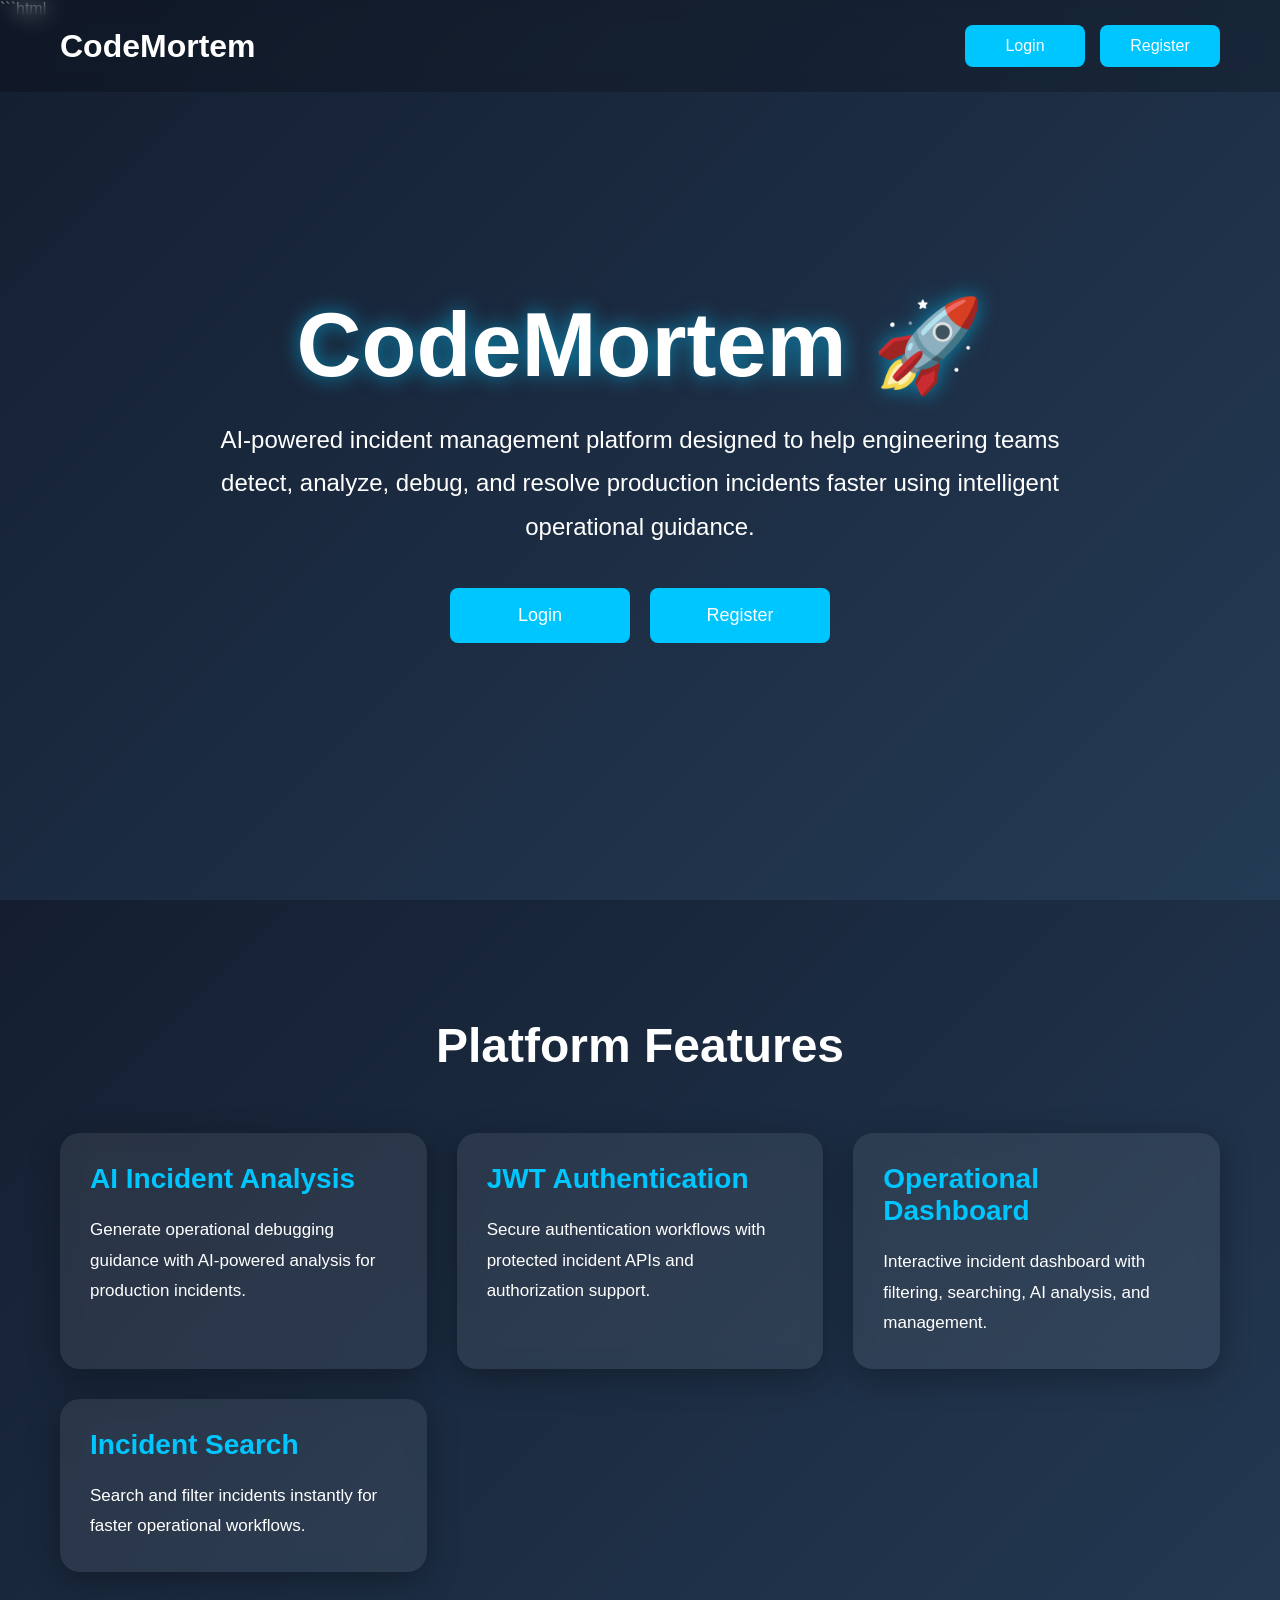
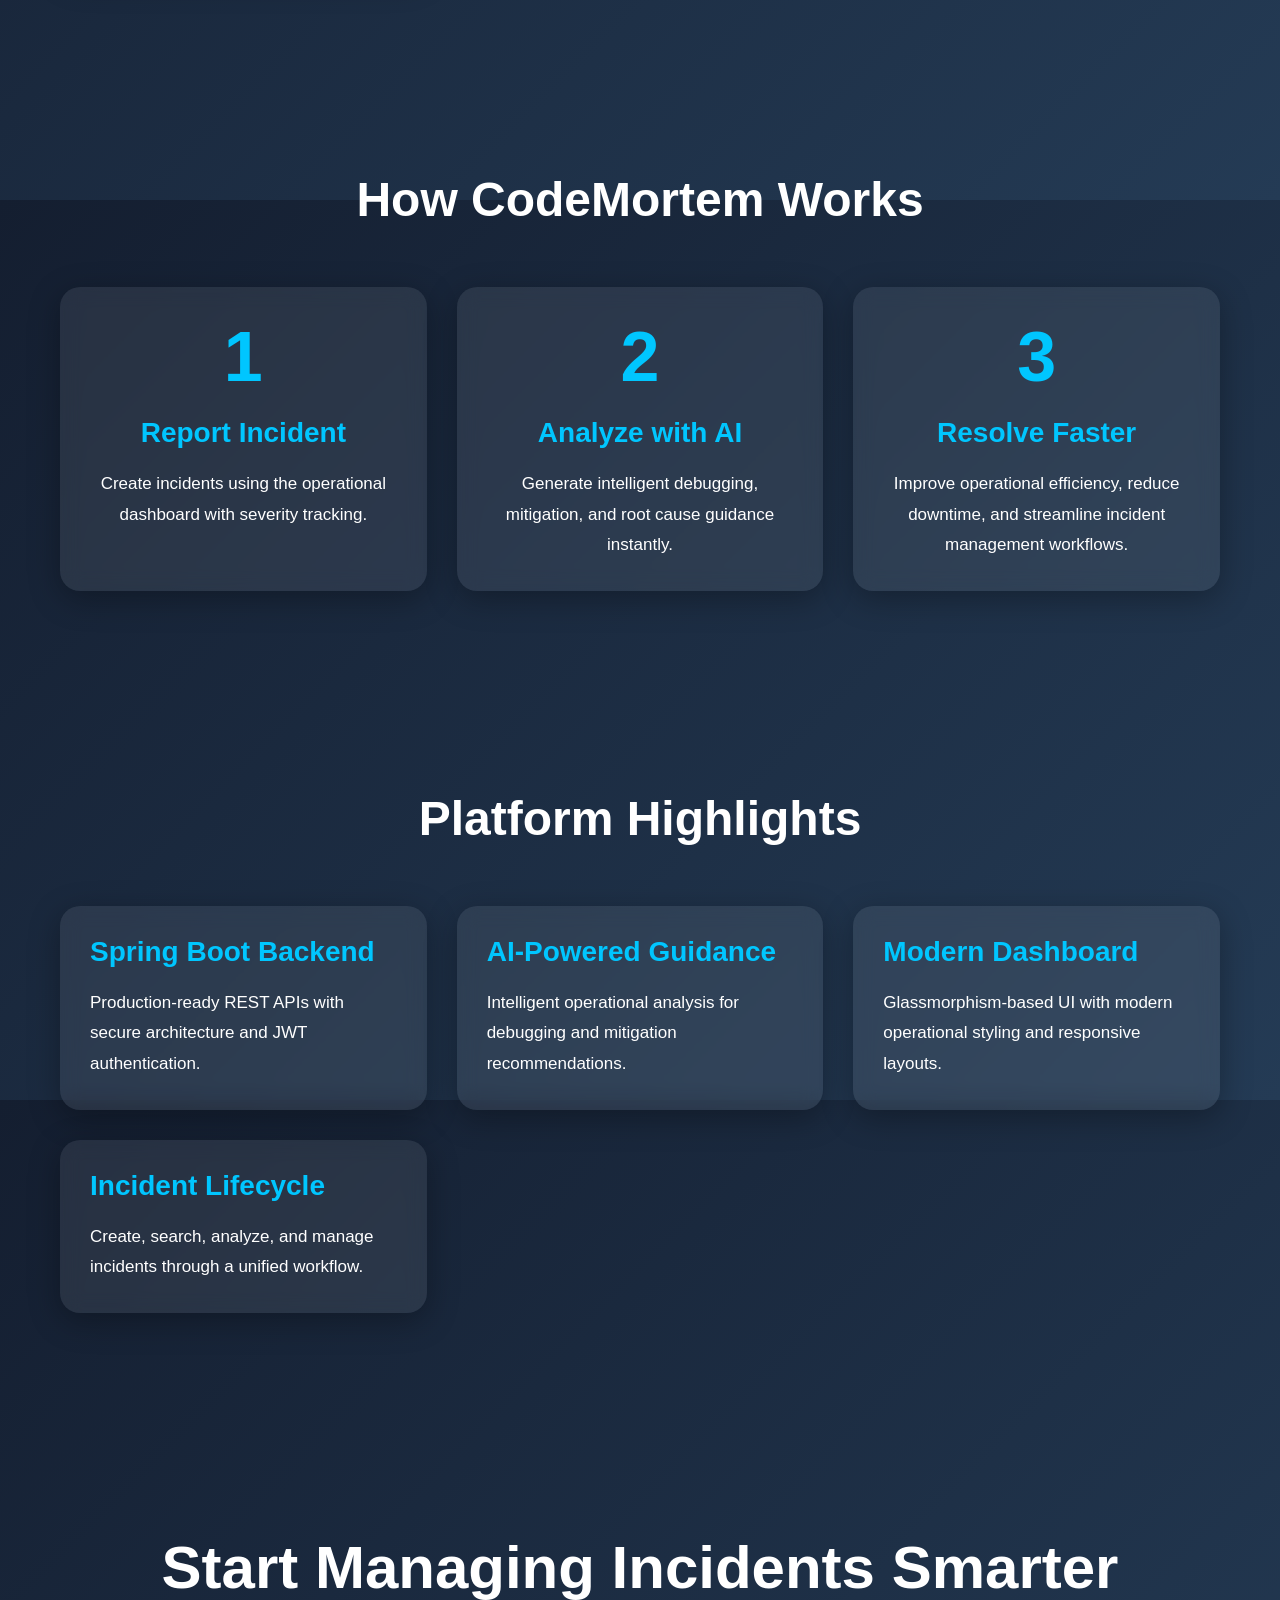
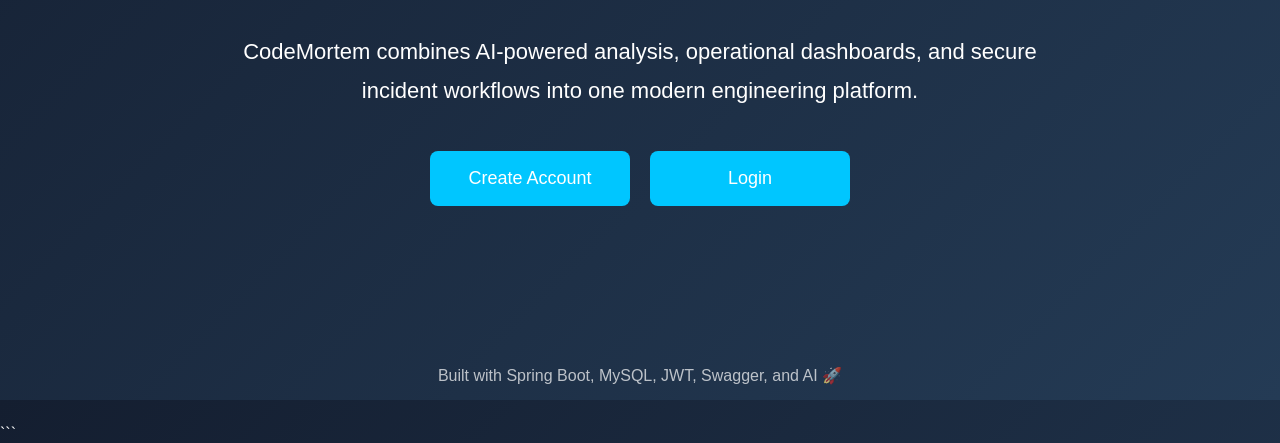
<file: frontend/index.html>
```html
<!DOCTYPE html>
<html lang="en">

<head>

    <meta charset="UTF-8">

    <meta name="viewport"
          content="width=device-width, initial-scale=1.0">

    <title>CodeMortem</title>

    <link rel="stylesheet"
          href="css/style.css">

    <style>

        *{
            scroll-behavior:smooth;
        }

        body{
            display:block;
            overflow-x:hidden;
            color:white;
        }

        /* NAVBAR */

        .navbar{

            width:100%;

            display:flex;

            justify-content:space-between;
            align-items:center;

            padding:25px 60px;

            position:fixed;

            top:0;

            background:
                rgba(0,0,0,0.2);

            backdrop-filter:blur(10px);

            z-index:1000;
        }

        .navbar h2{
            color:white;
            font-size:32px;
        }

        .nav-buttons{
            display:flex;
            gap:15px;
        }

        .nav-buttons button{
            width:120px;
        }

        /* HERO */

        .hero{

            min-height:100vh;

            display:flex;
            flex-direction:column;

            justify-content:center;
            align-items:center;

            text-align:center;

            padding-top:100px;
            padding-bottom:100px;

            color:white;
        }

        .hero h1{

            font-size:90px;

            margin-bottom:20px;

            text-shadow:
                    0 0 20px rgba(0,198,255,0.6);
        }

        .hero p{

            font-size:24px;

            max-width:850px;

            line-height:1.8;

            margin-bottom:40px;
        }

        .hero-buttons{
            display:flex;
            gap:20px;
        }

        .hero-buttons button{
            width:180px;
            height:55px;
            font-size:18px;
        }

        /* FEATURES */

        .features{

            padding:100px 60px;

            color:white;
        }

        .features h2{

            text-align:center;

            margin-bottom:60px;

            font-size:48px;
        }

        .feature-grid{

            display:grid;

            grid-template-columns:
                    repeat(auto-fit,minmax(280px,1fr));

            gap:30px;
        }

        .feature-card{

            background:
                    rgba(255,255,255,0.08);

            backdrop-filter:blur(10px);

            border-radius:20px;

            padding:30px;

            box-shadow:
                    0 8px 32px rgba(0,0,0,0.3);

            transition:0.3s;
        }

        .feature-card:hover{

            transform:
                    translateY(-10px);
        }

        .feature-card h3{

            margin-bottom:20px;

            color:#00c6ff;

            font-size:28px;
        }

        .feature-card p{

            line-height:1.8;
            font-size:17px;
        }

        /* WORKFLOW */

        .workflow-step{

            text-align:center;
        }

        .workflow-step h1{

            font-size:70px;
            color:#00c6ff;

            margin-bottom:20px;
        }

        /* CTA */

        .cta-section{

            padding:120px 40px;

            text-align:center;
        }

        .cta-section h1{

            font-size:60px;

            margin-bottom:30px;
        }

        .cta-section p{

            max-width:800px;

            margin:auto;

            line-height:1.8;

            font-size:22px;

            margin-bottom:40px;
        }

        .cta-buttons{

            display:flex;

            justify-content:center;

            gap:20px;
        }

        .cta-buttons button{

            width:200px;
            height:55px;

            font-size:18px;
        }

        /* FOOTER */

        footer{

            text-align:center;

            padding:40px;

            color:white;

            opacity:0.7;

            font-size:16px;
        }

        /* RESPONSIVE */

        @media(max-width:768px){

            .hero h1{
                font-size:60px;
            }

            .hero p{
                font-size:18px;
            }

            .features h2{
                font-size:36px;
            }

            .navbar{
                padding:20px;
            }

            .nav-buttons{
                flex-direction:column;
            }

            .hero-buttons,
            .cta-buttons{
                flex-direction:column;
            }
        }

    </style>

</head>

<body>

<!-- NAVBAR -->

<nav class="navbar">

    <h2>CodeMortem</h2>

    <div class="nav-buttons">

        <button onclick="goToLogin()">
            Login
        </button>

        <button onclick="goToRegister()">
            Register
        </button>

    </div>

</nav>

<!-- HERO -->

<section class="hero">

    <h1>CodeMortem 🚀</h1>

    <p>

        AI-powered incident management platform
        designed to help engineering teams
        detect, analyze, debug, and resolve
        production incidents faster using
        intelligent operational guidance.

    </p>

    <div class="hero-buttons">

        <button onclick="goToLogin()">
            Login
        </button>

        <button onclick="goToRegister()">
            Register
        </button>

    </div>

</section>

<!-- FEATURES -->

<section class="features">

    <h2>Platform Features</h2>

    <div class="feature-grid">

        <div class="feature-card">

            <h3>AI Incident Analysis</h3>

            <p>
                Generate operational debugging
                guidance with AI-powered analysis
                for production incidents.
            </p>

        </div>

        <div class="feature-card">

            <h3>JWT Authentication</h3>

            <p>
                Secure authentication workflows
                with protected incident APIs and
                authorization support.
            </p>

        </div>

        <div class="feature-card">

            <h3>Operational Dashboard</h3>

            <p>
                Interactive incident dashboard
                with filtering, searching,
                AI analysis, and management.
            </p>

        </div>

        <div class="feature-card">

            <h3>Incident Search</h3>

            <p>
                Search and filter incidents
                instantly for faster operational
                workflows.
            </p>

        </div>

    </div>

</section>

<!-- WORKFLOW -->

<section class="features">

    <h2>How CodeMortem Works</h2>

    <div class="feature-grid">

        <div class="feature-card workflow-step">

            <h1>1</h1>

            <h3>Report Incident</h3>

            <p>
                Create incidents using the
                operational dashboard with
                severity tracking.
            </p>

        </div>

        <div class="feature-card workflow-step">

            <h1>2</h1>

            <h3>Analyze with AI</h3>

            <p>
                Generate intelligent debugging,
                mitigation, and root cause
                guidance instantly.
            </p>

        </div>

        <div class="feature-card workflow-step">

            <h1>3</h1>

            <h3>Resolve Faster</h3>

            <p>
                Improve operational efficiency,
                reduce downtime, and streamline
                incident management workflows.
            </p>

        </div>

    </div>

</section>

<!-- HIGHLIGHTS -->

<section class="features">

    <h2>Platform Highlights</h2>

    <div class="feature-grid">

        <div class="feature-card">

            <h3>Spring Boot Backend</h3>

            <p>
                Production-ready REST APIs with
                secure architecture and JWT
                authentication.
            </p>

        </div>

        <div class="feature-card">

            <h3>AI-Powered Guidance</h3>

            <p>
                Intelligent operational analysis
                for debugging and mitigation
                recommendations.
            </p>

        </div>

        <div class="feature-card">

            <h3>Modern Dashboard</h3>

            <p>
                Glassmorphism-based UI with
                modern operational styling and
                responsive layouts.
            </p>

        </div>

        <div class="feature-card">

            <h3>Incident Lifecycle</h3>

            <p>
                Create, search, analyze, and
                manage incidents through a
                unified workflow.
            </p>

        </div>

    </div>

</section>

<!-- FINAL CTA -->

<section class="cta-section">

    <h1>Start Managing Incidents Smarter</h1>

    <p>

        CodeMortem combines AI-powered analysis,
        operational dashboards, and secure
        incident workflows into one modern
        engineering platform.

    </p>

    <div class="cta-buttons">

        <button onclick="goToRegister()">
            Create Account
        </button>

        <button onclick="goToLogin()">
            Login
        </button>

    </div>

</section>

<!-- FOOTER -->

<footer>

    Built with Spring Boot, MySQL, JWT,
    Swagger, and AI 🚀

</footer>

<script>

    function goToLogin(){

        window.location.href =
            "login.html";
    }

    function goToRegister(){

        window.location.href =
            "register.html";
    }

</script>

</body>
</html>
```
</file>
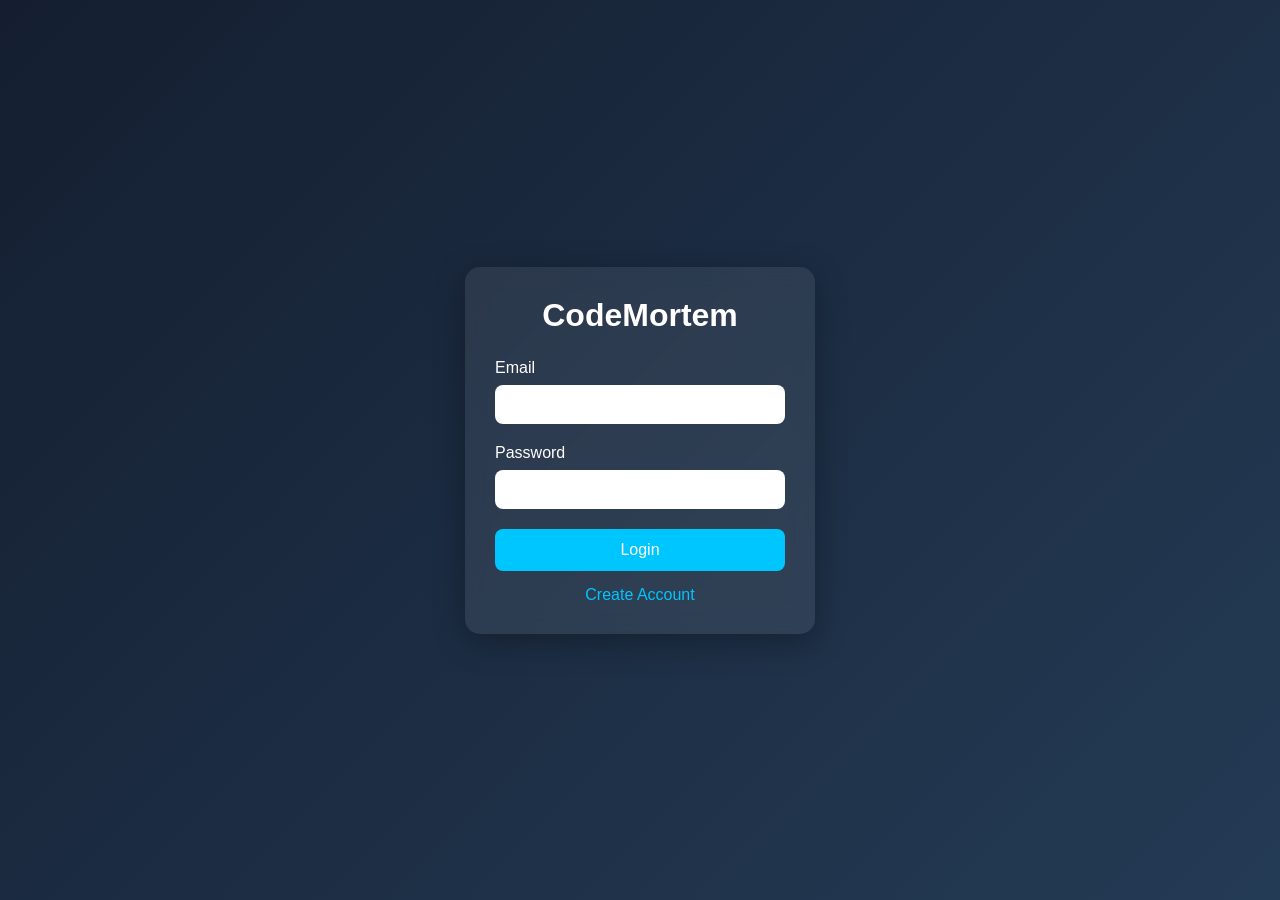
<file: frontend/create.html>
<!DOCTYPE html>
<html lang="en">

<head>

    <meta charset="UTF-8">

    <meta name="viewport"
          content="width=device-width, initial-scale=1.0">

    <title>Create Incident</title>

    <link rel="stylesheet"
          href="css/style.css">

</head>

<body>

<div class="container">

    <h1>Create Incident</h1>

    <form id="incidentForm">

        <div class="input-group">
            <label>Title</label>

            <input type="text"
                   id="title"
                   required>
        </div>

        <div class="input-group">
            <label>Description</label>

            <input type="text"
                   id="description"
                   required>
        </div>

        <div class="input-group">
            <label>Affected Service</label>

            <input type="text"
                   id="affectedService"
                   required>
        </div>

        <div class="input-group">
            <label>Severity</label>

            <select id="severity">

                <option value="LOW">
                    LOW
                </option>

                <option value="MEDIUM">
                    MEDIUM
                </option>

                <option value="HIGH">
                    HIGH
                </option>

            </select>
        </div>

        <button type="submit">
            Create Incident
        </button>

    </form>

</div>

<script src="js/create.js"></script>

</body>
</html>
</file>
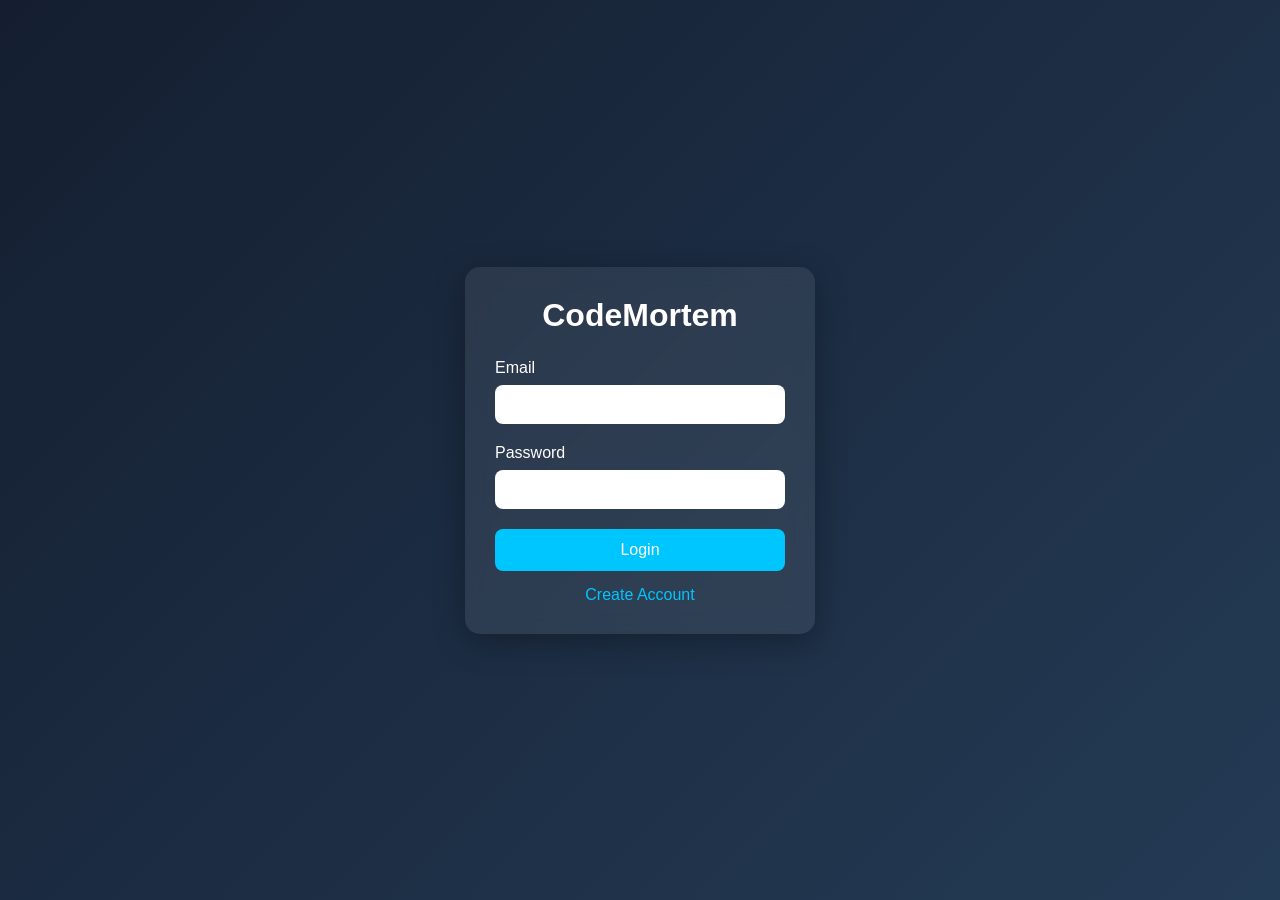
<file: frontend/frontend_dashboard.html>
<!DOCTYPE html>
<html lang="en">

<head>
    <meta charset="UTF-8">

    <meta name="viewport"
          content="width=device-width, initial-scale=1.0">

    <title>CodeMortem Dashboard</title>

    <link rel="stylesheet"
          href="css/style.css">

    <style>

        body{
            display:block;
            padding:30px;
        }

        .navbar{
            display:flex;
            justify-content:space-between;
            align-items:center;
            margin-bottom:30px;
            color:white;
        }

        .navbar button{
            width:auto;
            padding:10px 20px;
        }

        .dashboard-header{
            color:white;
            margin-bottom:25px;
        }

        .incident-grid{
            display:grid;
            grid-template-columns:
                repeat(auto-fit,minmax(300px,1fr));

            gap:20px;
        }

        .incident-card{
            background:rgba(255,255,255,0.08);
            backdrop-filter:blur(10px);
            border-radius:15px;
            padding:20px;
            color:white;
            box-shadow:0 8px 32px rgba(0,0,0,0.3);
        }

        .incident-card h3{
            margin-bottom:10px;
            transition:0.3s;
            cursor:pointer;
        }

        .incident-card:hover{
            transform:translateY(-5px);
        }

        .severity{
            display:inline-block;
            padding:6px 12px;
            border-radius:20px;
            font-size:14px;
            margin-top:10px;
        }

        .HIGH{
            background:#ff4d4d;
        }

        .MEDIUM{
            background:#ffb84d;
        }

        .LOW{
            background:#4dff88;
            color:black;
        }

    </style>

</head>

<body>

<div class="navbar">

    <h1>CodeMortem Dashboard 🚀</h1>

    <button onclick="logout()">
        Logout
    </button>

</div>

<div class="dashboard-header">

    <h2>Your Incidents</h2>
    <br>

    <input
            type="text"

            id="searchInput"

            placeholder="Search incidents..."

            style="
        width:300px;
        padding:12px;
        border:none;
        border-radius:10px;
        outline:none;
    "

            onkeyup="searchIncidents()"
    />
    <br>

    <button onclick="goToCreatePage()">
        + Create Incident
    </button>


</div>

<div class="incident-grid"
     id="incidentGrid">

</div>

<script src="js/dashboard.js"></script>

</body>
</html>
</file>
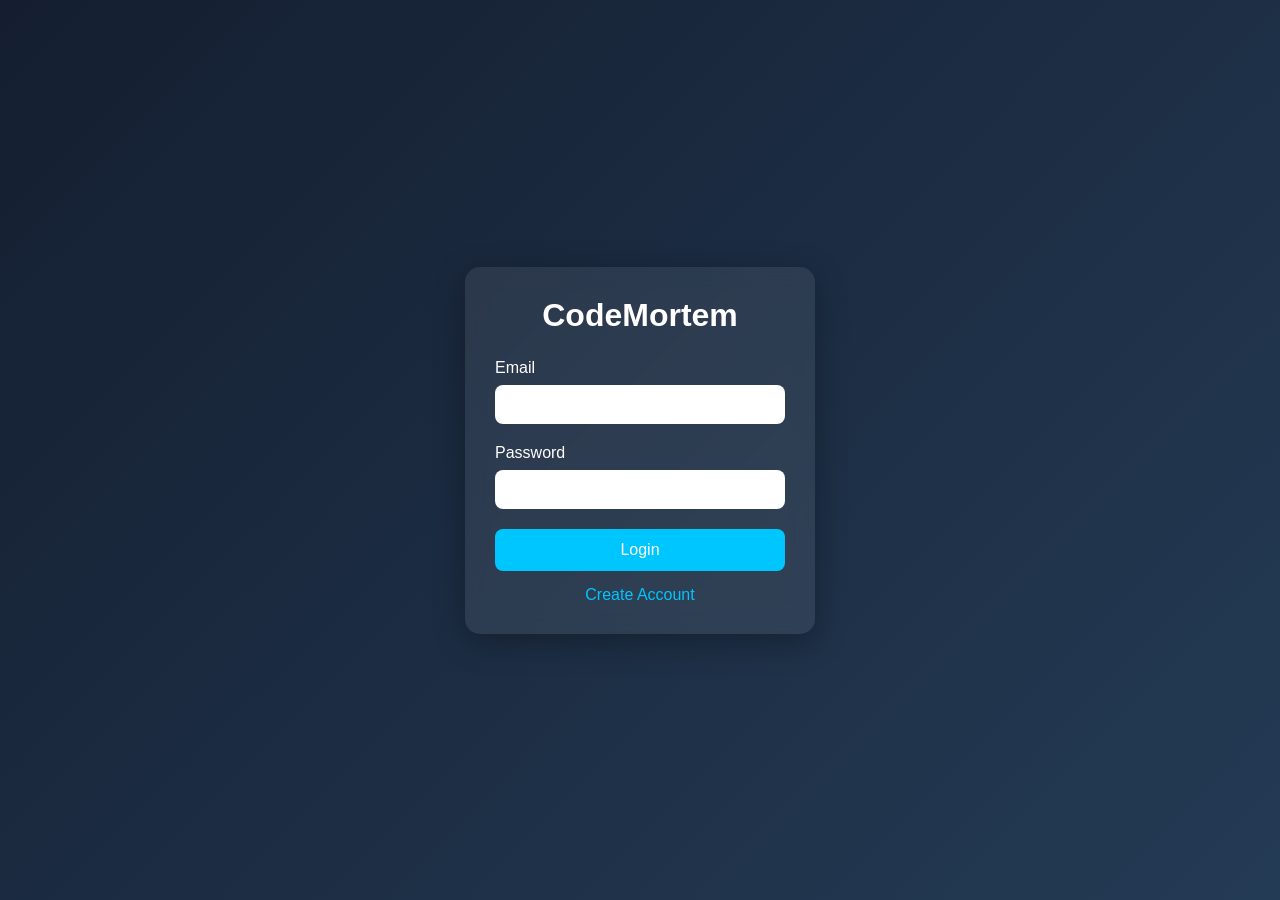
<file: frontend/login.html>
<!DOCTYPE html>
<html lang="en">
<head>
    <meta charset="UTF-8">
    <meta name="viewport"
          content="width=device-width, initial-scale=1.0">

    <title>CodeMortem Login</title>

    <link rel="stylesheet"
          href="css/style.css">
</head>

<body>

<div class="container">

    <h1>CodeMortem</h1>

    <form id="loginForm">

        <div class="input-group">
            <label>Email</label>

            <input type="email"
                   id="email"
                   required>
        </div>

        <div class="input-group">
            <label>Password</label>

            <input type="password"
                   id="password"
                   required>
        </div>

        <button type="submit">
            Login
        </button>

    </form>

    <div class="link">
        <a href="register.html">
            Create Account
        </a>
    </div>

</div>

<script src="js/auth.js"></script>

</body>
</html>
</file>
<file: frontend/css/style.css>
*{
    margin:0;
    padding:0;
    box-sizing:border-box;
    font-family:Arial,sans-serif;
}

body{
    height:100vh;
    display:flex;
    justify-content:center;
    align-items:center;
    background:linear-gradient(
        135deg,
        #141e30,
        #243b55
    );
}

.container{
    width:350px;
    padding:30px;
    border-radius:15px;
    background:rgba(255,255,255,0.08);
    backdrop-filter:blur(10px);
    box-shadow:0 8px 32px rgba(0,0,0,0.3);
    color:white;
}

.container h1{
    text-align:center;
    margin-bottom:25px;
}

.input-group{
    margin-bottom:20px;
}

.input-group label{
    display:block;
    margin-bottom:8px;
}

.input-group input{
    width:100%;
    padding:12px;
    border:none;
    border-radius:8px;
    outline:none;
}

button{
    width:100%;
    padding:12px;
    border:none;
    border-radius:8px;
    background:#00c6ff;
    color:white;
    font-size:16px;
    cursor:pointer;
    transition:0.3s;
}

button:hover{
    background:#0072ff;
}

.link{
    text-align:center;
    margin-top:15px;
}

.link a{
    color:#00c6ff;
    text-decoration:none;
}

.analysis-box{
    margin-top:20px;
    padding:20px;

    border-radius:15px;

    background:
        rgba(0,0,0,0.25);

    border:
        1px solid rgba(255,255,255,0.1);

    line-height:1.8;

    overflow:auto;

    max-height:500px;

    color:#f1f1f1;

    box-shadow:
        0 4px 20px rgba(0,0,0,0.2);
}

.analysis-box h3{
    color:#00c6ff;

    margin-top:20px;
    margin-bottom:10px;

    font-size:20px;

    border-left:
        4px solid #00c6ff;

    padding-left:10px;
}

.analysis-box b{
    color:#4dff88;
}

.analysis-box::-webkit-scrollbar{
    width:8px;
}

.analysis-box::-webkit-scrollbar-thumb{
    background:#00c6ff;
    border-radius:10px;
}
</file>
